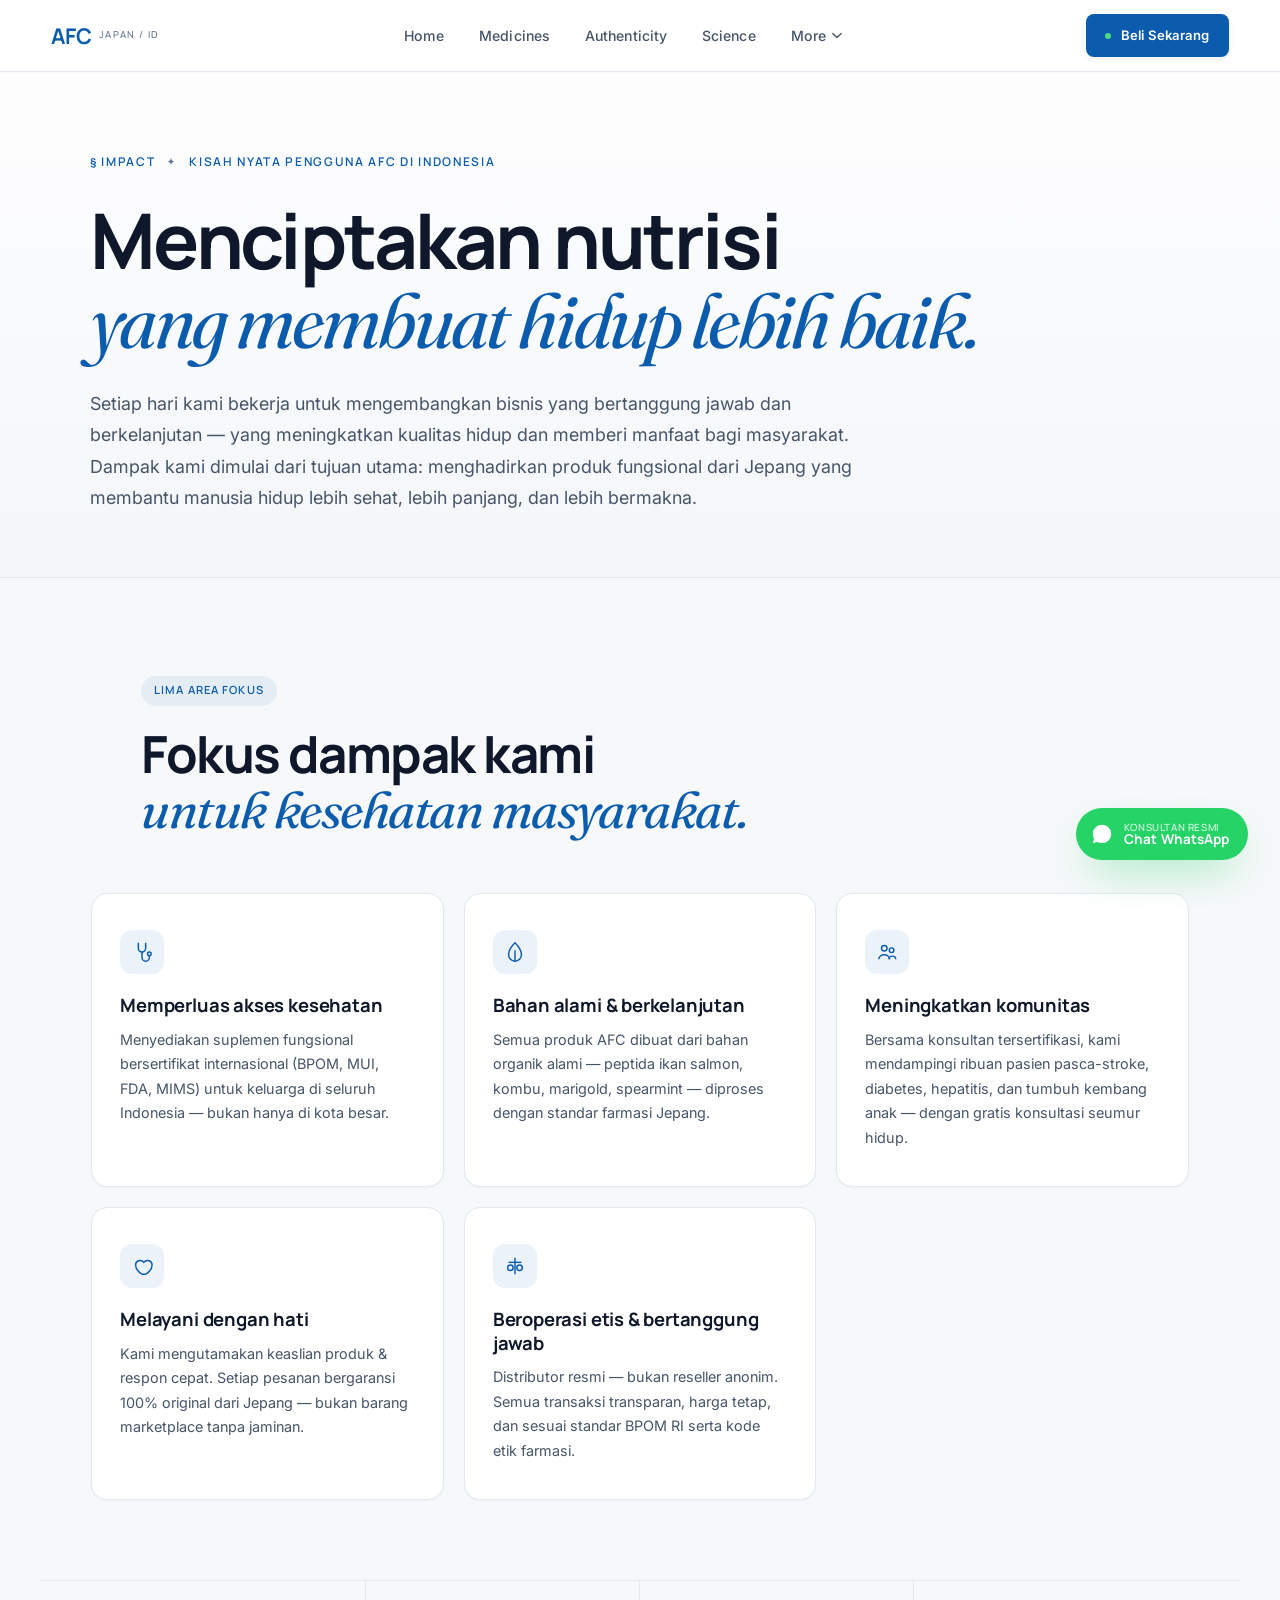
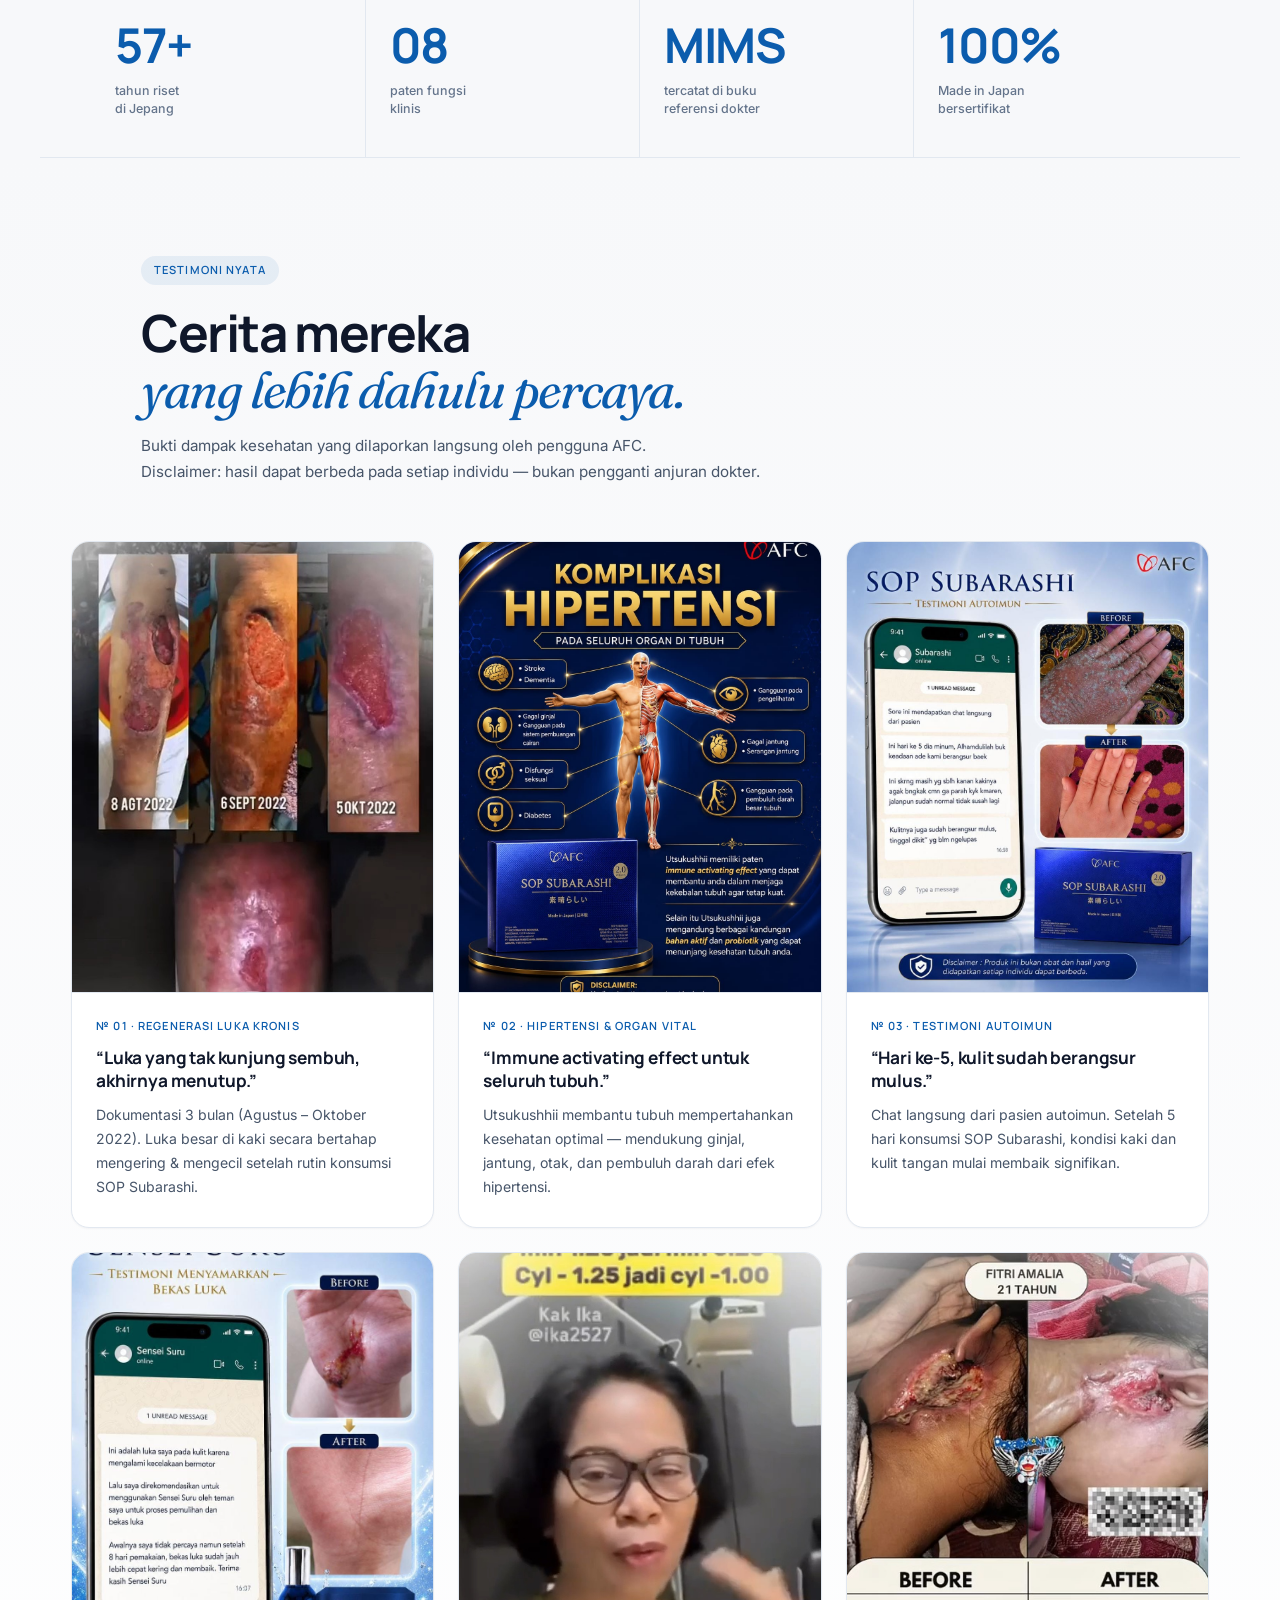
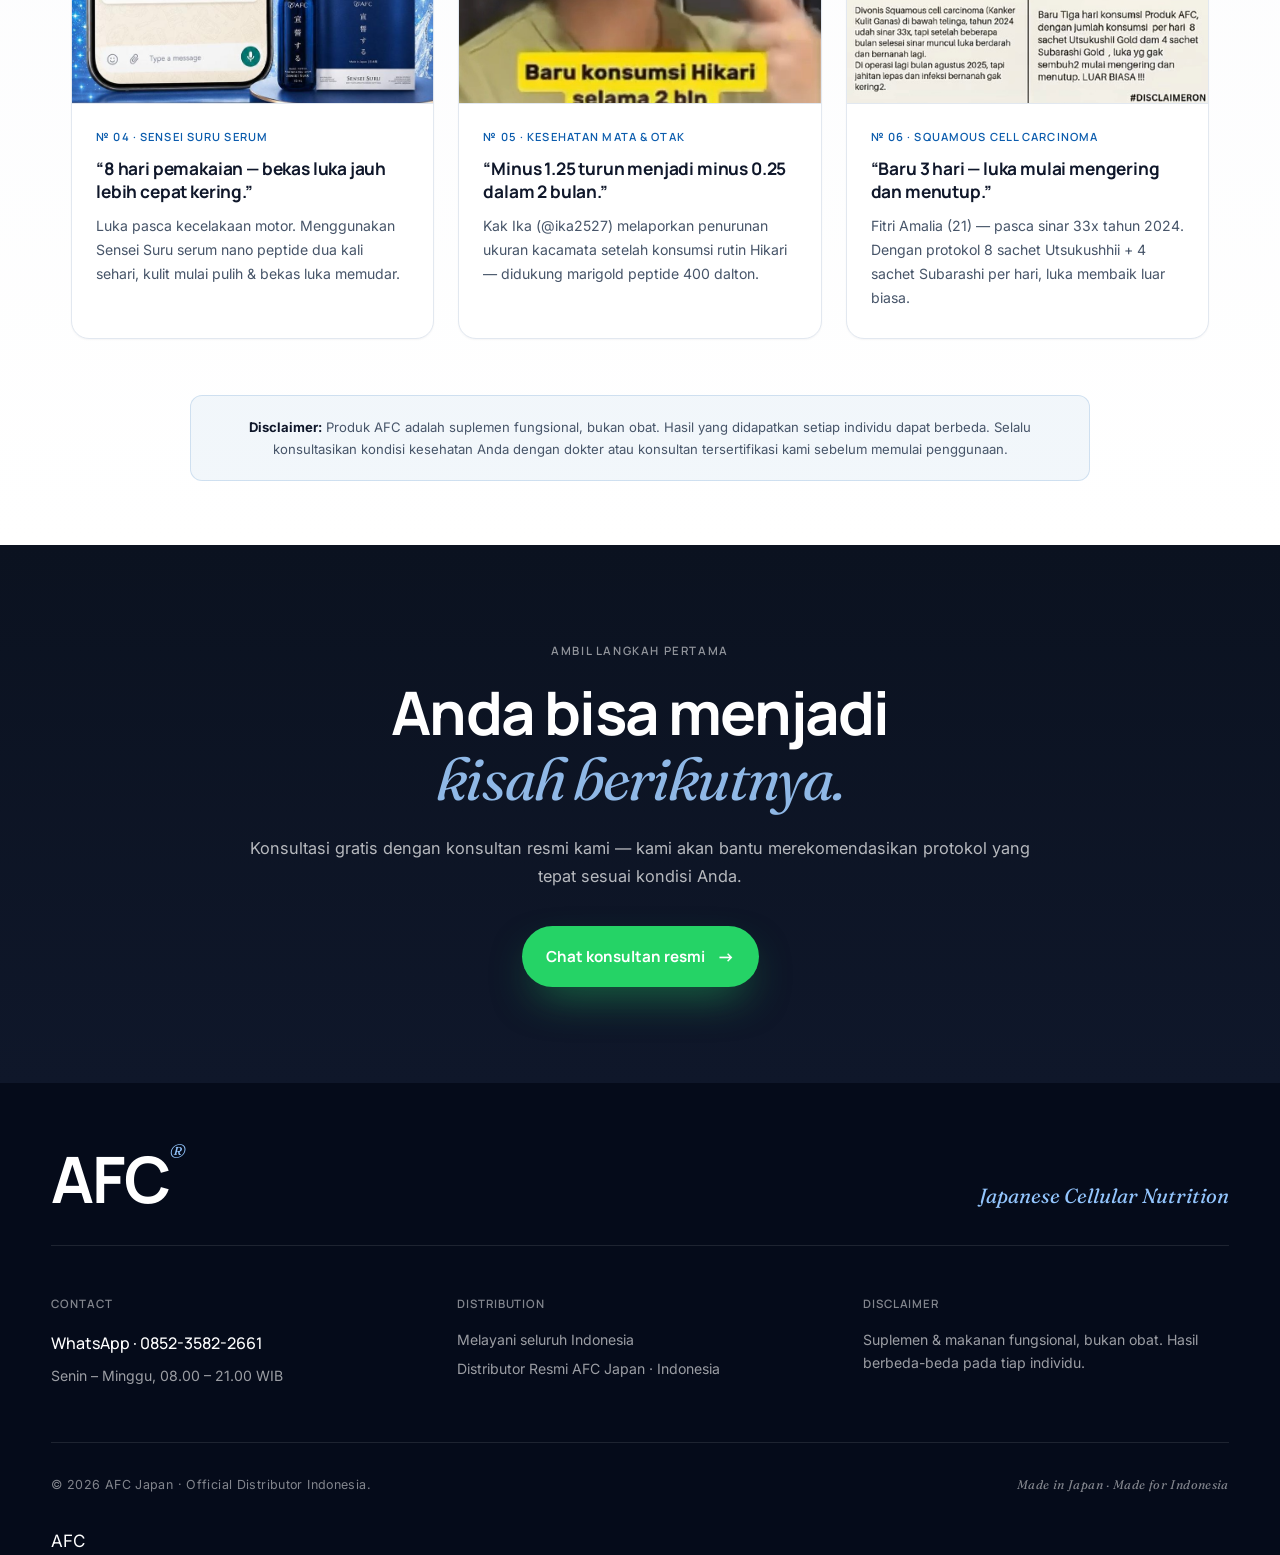
<file: impact.html>
<!DOCTYPE html>
<html lang="id">
<head>
<meta charset="UTF-8" />
<meta name="viewport" content="width=device-width, initial-scale=1.0" />
<meta name="theme-color" content="#0a0a0a" />
<title>Our Impact — AFC Japan · Kisah Nyata Pengguna</title>
<meta name="description" content="Dampak nyata AFC Lifescience Japan di Indonesia — testimoni pengguna, misi kesehatan, dan komitmen kami terhadap kualitas & akses obat fungsional." />

<link rel="preconnect" href="https://fonts.googleapis.com">
<link rel="preconnect" href="https://fonts.gstatic.com" crossorigin>
<link href="https://fonts.googleapis.com/css2?family=Manrope:wght@400;500;600;700;800&family=Inter:wght@300;400;500;600;700&family=Fraunces:ital,opsz,wght@0,9..144,400;1,9..144,400&display=swap" rel="stylesheet">
<link rel="stylesheet" href="style.css">
<link rel="stylesheet" href="impact.css">
</head>
<body class="impact-page loaded">

<!-- PROGRESS -->
<div class="progress" id="progress"></div>

<!-- NAV -->
<header class="nav scrolled" id="nav">
  <div class="nav-inner">
    <a href="index.html" class="nav-mark">
      <span class="mark-a">A</span><span class="mark-f">F</span><span class="mark-c">C</span>
      <span class="mark-sub">Japan / ID</span>
    </a>
    <nav class="nav-links" id="navLinks">
      <a href="index.html" class="nav-link"><span>Home</span></a>
      <a href="index.html#products" class="nav-link"><span>Medicines</span></a>
      <a href="index.html#authenticity" class="nav-link"><span>Authenticity</span></a>
      <a href="index.html#patents" class="nav-link"><span>Science</span></a>
      <div class="nav-more" id="navMore">
        <button class="nav-more-btn nav-link" type="button" aria-haspopup="true" aria-expanded="false" aria-controls="navMoreMenu">
          <span>More</span>
          <svg class="nav-more-chev" viewBox="0 0 12 8" fill="none" aria-hidden="true"><path d="M1 1.5L6 6.5L11 1.5" stroke="currentColor" stroke-width="1.6" stroke-linecap="round" stroke-linejoin="round"/></svg>
        </button>
        <div class="nav-more-menu" id="navMoreMenu" role="menu">
          <a href="impact.html" role="menuitem" class="active">
            <span class="nm-title">Our Impact</span>
            <span class="nm-sub">Cerita nyata dari pengguna AFC</span>
            <span class="nm-arrow">→</span>
          </a>
          <a href="index.html#faq" role="menuitem">
            <span class="nm-title">Inquiry</span>
            <span class="nm-sub">Pertanyaan yang sering diajukan</span>
            <span class="nm-arrow">↓</span>
          </a>
          <a href="index.html#final-cta" role="menuitem">
            <span class="nm-title">Contact Us</span>
            <span class="nm-sub">Bicara dengan konsultan resmi</span>
            <span class="nm-arrow">↓</span>
          </a>
        </div>
      </div>
    </nav>
    <a href="https://wa.me/6285235822661" target="_blank" class="nav-cta">
      <span class="dot"></span>
      <span>Beli Sekarang</span>
    </a>
    <button class="nav-burger" id="navBurger" type="button" aria-label="Buka menu" aria-expanded="false" aria-controls="navLinks">
      <span></span><span></span><span></span>
    </button>
  </div>
</header>
<div class="nav-backdrop" id="navBackdrop"></div>

<!-- HERO -->
<section class="imp-hero">
  <div class="imp-hero-inner">
    <div class="imp-eyebrow">
      <span>§ Impact</span>
      <span class="dot-sep">✦</span>
      <span>Kisah nyata pengguna AFC di Indonesia</span>
    </div>
    <h1 class="imp-title">
      Menciptakan nutrisi <br>
      <span class="italic serif">yang membuat hidup lebih baik.</span>
    </h1>
    <p class="imp-lede">
      Setiap hari kami bekerja untuk mengembangkan bisnis yang bertanggung jawab dan berkelanjutan — yang meningkatkan kualitas hidup dan memberi manfaat bagi masyarakat. Dampak kami dimulai dari tujuan utama: menghadirkan produk fungsional dari Jepang yang membantu manusia hidup lebih sehat, lebih panjang, dan lebih bermakna.
    </p>
  </div>
</section>

<!-- IMPACT PILLARS -->
<section class="imp-pillars">
  <div class="imp-section-head">
    <span class="imp-tag">Lima Area Fokus</span>
    <h2 class="imp-h2">Fokus dampak kami<br><span class="italic serif">untuk kesehatan masyarakat.</span></h2>
  </div>
  <div class="imp-pillar-grid">
    <div class="pillar">
      <div class="pillar-icon">
        <svg viewBox="0 0 24 24" fill="none" stroke="currentColor" stroke-width="1.6"><path d="M8 2v6a4 4 0 108 0V2"/><path d="M12 12v6a4 4 0 004 4h0a4 4 0 004-4v-2"/><circle cx="20" cy="14" r="2"/></svg>
      </div>
      <h3>Memperluas akses kesehatan</h3>
      <p>Menyediakan suplemen fungsional bersertifikat internasional (BPOM, MUI, FDA, MIMS) untuk keluarga di seluruh Indonesia — bukan hanya di kota besar.</p>
    </div>
    <div class="pillar">
      <div class="pillar-icon">
        <svg viewBox="0 0 24 24" fill="none" stroke="currentColor" stroke-width="1.6"><path d="M12 2C7 7 5 11 5 15a7 7 0 0014 0c0-4-2-8-7-13z"/><path d="M12 22V10"/></svg>
      </div>
      <h3>Bahan alami & berkelanjutan</h3>
      <p>Semua produk AFC dibuat dari bahan organik alami — peptida ikan salmon, kombu, marigold, spearmint — diproses dengan standar farmasi Jepang.</p>
    </div>
    <div class="pillar">
      <div class="pillar-icon">
        <svg viewBox="0 0 24 24" fill="none" stroke="currentColor" stroke-width="1.6"><circle cx="9" cy="8" r="3"/><circle cx="17" cy="10" r="2.5"/><path d="M3 20c0-3 3-5 6-5s6 2 6 5"/><path d="M14 20c0-2 2-3.5 4-3.5s3.5 1.5 3.5 3.5"/></svg>
      </div>
      <h3>Meningkatkan komunitas</h3>
      <p>Bersama konsultan tersertifikasi, kami mendampingi ribuan pasien pasca-stroke, diabetes, hepatitis, dan tumbuh kembang anak — dengan gratis konsultasi seumur hidup.</p>
    </div>
    <div class="pillar">
      <div class="pillar-icon">
        <svg viewBox="0 0 24 24" fill="none" stroke="currentColor" stroke-width="1.6"><path d="M12 21s-7-4.5-7-10a5 5 0 019-3 5 5 0 019 3c0 5.5-7 10-7 10z"/></svg>
      </div>
      <h3>Melayani dengan hati</h3>
      <p>Kami mengutamakan keaslian produk & respon cepat. Setiap pesanan bergaransi 100% original dari Jepang — bukan barang marketplace tanpa jaminan.</p>
    </div>
    <div class="pillar">
      <div class="pillar-icon">
        <svg viewBox="0 0 24 24" fill="none" stroke="currentColor" stroke-width="1.6"><path d="M12 3v18"/><path d="M5 8h14"/><circle cx="7" cy="14" r="3"/><circle cx="17" cy="14" r="3"/></svg>
      </div>
      <h3>Beroperasi etis & bertanggung jawab</h3>
      <p>Distributor resmi — bukan reseller anonim. Semua transaksi transparan, harga tetap, dan sesuai standar BPOM RI serta kode etik farmasi.</p>
    </div>
  </div>
</section>

<!-- STATS BAR -->
<section class="imp-stats">
  <div class="imp-stat"><span class="n">57+</span><span class="l">tahun riset<br>di Jepang</span></div>
  <div class="imp-stat"><span class="n">08</span><span class="l">paten fungsi<br>klinis</span></div>
  <div class="imp-stat"><span class="n">MIMS</span><span class="l">tercatat di buku<br>referensi dokter</span></div>
  <div class="imp-stat"><span class="n">100%</span><span class="l">Made in Japan<br>bersertifikat</span></div>
</section>

<!-- TESTIMONIALS -->
<section class="imp-testi" id="testi">
  <div class="imp-section-head">
    <span class="imp-tag">Testimoni Nyata</span>
    <h2 class="imp-h2">Cerita mereka<br><span class="italic serif">yang lebih dahulu percaya.</span></h2>
    <p class="imp-sub">Bukti dampak kesehatan yang dilaporkan langsung oleh pengguna AFC. <br>Disclaimer: hasil dapat berbeda pada setiap individu — bukan pengganti anjuran dokter.</p>
  </div>

  <div class="testi-grid">
    <article class="testi-card">
      <div class="testi-img"><img src="images/testi-1.png" alt="Luka berangsur membaik selama 3 bulan pemakaian" loading="lazy"></div>
      <div class="testi-body">
        <div class="testi-kicker">№ 01 · Regenerasi Luka Kronis</div>
        <h3>“Luka yang tak kunjung sembuh, akhirnya menutup.”</h3>
        <p>Dokumentasi 3 bulan (Agustus – Oktober 2022). Luka besar di kaki secara bertahap mengering & mengecil setelah rutin konsumsi SOP Subarashi.</p>
      </div>
    </article>

    <article class="testi-card">
      <div class="testi-img"><img src="images/testi-2.png" alt="Komplikasi hipertensi pada organ tubuh" loading="lazy"></div>
      <div class="testi-body">
        <div class="testi-kicker">№ 02 · Hipertensi &amp; Organ Vital</div>
        <h3>“Immune activating effect untuk seluruh tubuh.”</h3>
        <p>Utsukushhii membantu tubuh mempertahankan kesehatan optimal — mendukung ginjal, jantung, otak, dan pembuluh darah dari efek hipertensi.</p>
      </div>
    </article>

    <article class="testi-card">
      <div class="testi-img"><img src="images/testi-3.png" alt="Testimoni autoimun pengguna SOP Subarashi" loading="lazy"></div>
      <div class="testi-body">
        <div class="testi-kicker">№ 03 · Testimoni Autoimun</div>
        <h3>“Hari ke-5, kulit sudah berangsur mulus.”</h3>
        <p>Chat langsung dari pasien autoimun. Setelah 5 hari konsumsi SOP Subarashi, kondisi kaki dan kulit tangan mulai membaik signifikan.</p>
      </div>
    </article>

    <article class="testi-card">
      <div class="testi-img"><img src="images/testi-4.png" alt="Sensei Suru menyamarkan bekas luka" loading="lazy"></div>
      <div class="testi-body">
        <div class="testi-kicker">№ 04 · Sensei Suru Serum</div>
        <h3>“8 hari pemakaian — bekas luka jauh lebih cepat kering.”</h3>
        <p>Luka pasca kecelakaan motor. Menggunakan Sensei Suru serum nano peptide dua kali sehari, kulit mulai pulih & bekas luka memudar.</p>
      </div>
    </article>

    <article class="testi-card">
      <div class="testi-img"><img src="images/testi-5.png" alt="Ukuran kacamata turun setelah 2 bulan Hikari" loading="lazy"></div>
      <div class="testi-body">
        <div class="testi-kicker">№ 05 · Kesehatan Mata &amp; Otak</div>
        <h3>“Minus 1.25 turun menjadi minus 0.25 dalam 2 bulan.”</h3>
        <p>Kak Ika (@ika2527) melaporkan penurunan ukuran kacamata setelah konsumsi rutin Hikari — didukung marigold peptide 400 dalton.</p>
      </div>
    </article>

    <article class="testi-card">
      <div class="testi-img"><img src="images/testi-6.png" alt="Fitri Amalia — pemulihan pasca kanker kulit ganas" loading="lazy"></div>
      <div class="testi-body">
        <div class="testi-kicker">№ 06 · Squamous Cell Carcinoma</div>
        <h3>“Baru 3 hari — luka mulai mengering dan menutup.”</h3>
        <p>Fitri Amalia (21) — pasca sinar 33x tahun 2024. Dengan protokol 8 sachet Utsukushhii + 4 sachet Subarashi per hari, luka membaik luar biasa.</p>
      </div>
    </article>
  </div>

  <p class="testi-disclaim">
    <strong>Disclaimer:</strong> Produk AFC adalah suplemen fungsional, bukan obat. Hasil yang didapatkan setiap individu dapat berbeda. Selalu konsultasikan kondisi kesehatan Anda dengan dokter atau konsultan tersertifikasi kami sebelum memulai penggunaan.
  </p>
</section>

<!-- CLOSING CTA -->
<section class="imp-close">
  <div class="imp-close-inner">
    <div class="imp-close-eyebrow">Ambil langkah pertama</div>
    <h2 class="imp-close-title">
      Anda bisa menjadi<br><span class="italic serif">kisah berikutnya.</span>
    </h2>
    <p>Konsultasi gratis dengan konsultan resmi kami — kami akan bantu merekomendasikan protokol yang tepat sesuai kondisi Anda.</p>
    <a href="https://wa.me/6285235822661?text=Halo%2C%20saya%20ingin%20konsultasi%20mengenai%20produk%20AFC%20setelah%20membaca%20halaman%20Impact." target="_blank" class="imp-close-cta">
      <span>Chat konsultan resmi</span>
      <span class="arrow">→</span>
    </a>
  </div>
</section>

<!-- FOOTER -->
<footer class="footer">
  <div class="foot-top">
    <div class="foot-mark">AFC<sup>®</sup></div>
    <div class="foot-tag serif italic">Japanese Cellular Nutrition</div>
  </div>
  <div class="foot-grid">
    <div>
      <div class="foot-h">Contact</div>
      <a href="https://wa.me/6285235822661" class="foot-link">WhatsApp · 0852-3582-2661</a>
      <div class="foot-sub">Senin – Minggu, 08.00 – 21.00 WIB</div>
    </div>
    <div>
      <div class="foot-h">Distribution</div>
      <div class="foot-sub">Melayani seluruh Indonesia</div>
      <div class="foot-sub">Distributor Resmi AFC Japan · Indonesia</div>
    </div>
    <div>
      <div class="foot-h">Disclaimer</div>
      <div class="foot-sub">Suplemen &amp; makanan fungsional, bukan obat. Hasil berbeda-beda pada tiap individu.</div>
    </div>
  </div>
  <div class="foot-bar">
    <div>© 2026 AFC Japan · Official Distributor Indonesia.</div>
    <div class="serif italic">Made in Japan · Made for Indonesia</div>
  </div>
  <div class="foot-huge">AFC</div>
</footer>

<!-- WA STICKY -->
<a href="https://wa.me/6285235822661?text=Halo%2C%20saya%20ingin%20info%20produk%20AFC%20asli." target="_blank" class="wa-sticky" aria-label="Chat konsultan resmi AFC via WhatsApp">
  <svg viewBox="0 0 24 24" fill="currentColor" class="wa-icon"><path d="M17.472 14.382c-.297-.149-1.758-.867-2.03-.967-.273-.099-.471-.148-.67.15-.197.297-.767.966-.94 1.164-.173.199-.347.223-.644.075-.297-.15-1.255-.463-2.39-1.475-.883-.788-1.48-1.761-1.653-2.059-.173-.297-.018-.458.13-.606.134-.133.298-.347.446-.52.149-.174.198-.298.298-.497.099-.198.05-.371-.025-.52-.075-.149-.669-1.612-.916-2.207-.242-.579-.487-.5-.669-.51-.173-.008-.371-.01-.57-.01-.198 0-.52.074-.792.372-.272.297-1.04 1.016-1.04 2.479 0 1.462 1.065 2.875 1.213 3.074.149.198 2.095 3.2 5.076 4.487.709.306 1.263.489 1.694.626.712.226 1.36.194 1.872.118.571-.085 1.758-.719 2.006-1.413.248-.694.248-1.289.173-1.413-.074-.124-.272-.198-.57-.347zM12 2.003C6.486 2.003 2 6.489 2 12.003c0 1.762.462 3.484 1.34 4.997L2 22.003l5.11-1.336a9.94 9.94 0 004.89 1.24h.004c5.514 0 10-4.486 10-10s-4.486-10-10-10z"/></svg>
  <span class="wa-label"><small>Konsultan Resmi</small><span>Chat WhatsApp</span></span>
</a>

<script>
// Progress bar
const progressBar = document.getElementById('progress');
window.addEventListener('scroll', () => {
  const h = document.documentElement;
  const pct = (window.scrollY / (h.scrollHeight - h.clientHeight)) * 100;
  if (progressBar) progressBar.style.width = pct + '%';
}, {passive:true});

// Scroll reveal
const io = new IntersectionObserver((entries) => {
  entries.forEach(e => { if (e.isIntersecting){ e.target.classList.add('in'); io.unobserve(e.target);} });
}, { threshold: 0.15, rootMargin: '0px 0px -60px 0px' });
document.querySelectorAll('.testi-card, .pillar, .imp-stat, .imp-title, .imp-h2, .imp-close-title').forEach(el => io.observe(el));

// Nav: More dropdown + Mobile menu
(() => {
  const moreEl = document.getElementById('navMore');
  const moreBtn = moreEl && moreEl.querySelector('.nav-more-btn');
  const navLinks = document.getElementById('navLinks');
  const burger = document.getElementById('navBurger');
  const backdrop = document.getElementById('navBackdrop');

  const closeMore = () => { if (!moreEl) return; moreEl.classList.remove('open'); if (moreBtn) moreBtn.setAttribute('aria-expanded','false'); };
  const openMore  = () => { if (!moreEl) return; moreEl.classList.add('open');    if (moreBtn) moreBtn.setAttribute('aria-expanded','true');  };
  const closeMobile = () => {
    if (navLinks) navLinks.classList.remove('open');
    if (burger) { burger.classList.remove('open'); burger.setAttribute('aria-expanded','false'); }
    if (backdrop) backdrop.classList.remove('open');
    document.body.style.overflow = '';
    closeMore();
  };
  const openMobile = () => {
    if (navLinks) navLinks.classList.add('open');
    if (burger) { burger.classList.add('open'); burger.setAttribute('aria-expanded','true'); }
    if (backdrop) backdrop.classList.add('open');
    document.body.style.overflow = 'hidden';
  };

  if (moreBtn) moreBtn.addEventListener('click', (e) => {
    e.preventDefault(); e.stopPropagation();
    moreEl.classList.contains('open') ? closeMore() : openMore();
  });
  document.addEventListener('click', (e) => { if (moreEl && !moreEl.contains(e.target)) closeMore(); });
  document.addEventListener('keydown', (e) => { if (e.key === 'Escape') { closeMore(); closeMobile(); } });
  if (burger) burger.addEventListener('click', () => { navLinks.classList.contains('open') ? closeMobile() : openMobile(); });
  if (backdrop) backdrop.addEventListener('click', closeMobile);
  document.querySelectorAll('.nav-links a').forEach(a => a.addEventListener('click', () => setTimeout(closeMobile, 20)));
  window.addEventListener('resize', () => { if (window.innerWidth > 900) closeMobile(); });
})();
</script>
</body>
</html>
</file>
<file: style.css>
/* =========================================================
   AFC — Clinical Premium Experience
   Inspired by Apple Health · Abbott · Roche · Pfizer
   ========================================================= */

:root{
  /* neutral clinical palette */
  --paper:#f7f8fa;
  --paper-2:#eef1f5;
  --white:#ffffff;
  --ink:#0f172a;
  --ink-2:#1e293b;
  --slate:#475569;
  --slate-2:#64748b;
  --mute:#94a3b8;
  --line:#e2e8f0;
  --line-2:#cbd5e1;

  /* trust accent */
  --brand:#0b5cad;
  --brand-2:#0a4d92;
  --brand-soft:#eaf2fb;
  --teal:#0f766e;
  --teal-soft:#e6f4f2;
  --gold:#b48633;
  --gold-soft:#f5efe0;
  --green:#16a34a;
  --red:#dc2626;

  --nav-h:72px;
  --edge:clamp(1.5rem, 4vw, 3.5rem);

  --font-display:'Manrope',-apple-system,BlinkMacSystemFont,'Segoe UI',sans-serif;
  --font-body:'Inter','Source Sans 3',-apple-system,BlinkMacSystemFont,sans-serif;
  --font-serif:'Fraunces',Georgia,serif;

  --ease:cubic-bezier(.4,0,.2,1);
  --ease-out:cubic-bezier(.22,1,.36,1);
  --dur-fast:.4s;
  --dur:.7s;
  --dur-slow:1.1s;

  /* shadows */
  --shadow-xs:0 1px 2px rgba(15,23,42,.04);
  --shadow-sm:0 2px 8px rgba(15,23,42,.05);
  --shadow-md:0 8px 24px rgba(15,23,42,.06);
  --shadow-lg:0 20px 48px rgba(15,23,42,.08);
  --shadow-xl:0 32px 80px rgba(15,23,42,.09);
}

*,*::before,*::after{box-sizing:border-box;margin:0;padding:0}
html{-webkit-text-size-adjust:100%}
.lenis.lenis-smooth [data-lenis-prevent]{overscroll-behavior:contain}

body{
  font-family:var(--font-body);
  font-weight:400;
  font-size:17px;
  line-height:1.65;
  color:var(--ink);
  background:var(--paper);
  overflow-x:hidden;
  -webkit-font-smoothing:antialiased;
  text-rendering:optimizeLegibility;
  cursor:none;
}
@media (max-width:900px){body{cursor:auto;font-size:16px}}

img{display:block;max-width:100%;height:auto}
a{color:inherit;text-decoration:none}
button{font:inherit;background:none;border:0;color:inherit;cursor:pointer}
::selection{background:var(--brand);color:white}

.serif{font-family:var(--font-serif);font-weight:400}
.italic{font-style:italic}

/* ---------------------------------------
   LOADER (calmer)
--------------------------------------- */
.loader{
  position:fixed;inset:0;z-index:1000;
  background:var(--white);color:var(--ink);
  display:flex;align-items:center;justify-content:center;
  transition:opacity 1s var(--ease),visibility 1s var(--ease);
}
.loader.done{opacity:0;visibility:hidden;pointer-events:none}
.loader-inner{
  width:min(480px,80vw);
  padding:0 var(--edge);text-align:center;
}
.loader-mark{
  font-family:var(--font-display);
  font-weight:700;font-size:clamp(2.5rem,7vw,4rem);
  letter-spacing:-.03em;line-height:1;color:var(--brand);
  overflow:hidden;
}
.loader-mark span{display:inline-block;transform:translateY(120%);animation:loadUp 1.1s .1s var(--ease-out) forwards}
.loader-bar{
  margin-top:2.5rem;height:2px;background:var(--line);position:relative;overflow:hidden;border-radius:2px;
}
.loader-bar span{
  position:absolute;inset:0;transform-origin:left;transform:scaleX(0);
  background:var(--brand);border-radius:2px;
  animation:loadBar 2.2s .3s var(--ease-out) forwards;
}
.loader-meta{
  margin-top:1.2rem;
  display:flex;justify-content:space-between;
  font-size:.72rem;letter-spacing:.12em;text-transform:uppercase;color:var(--slate-2);font-weight:500;
}
@keyframes loadUp{to{transform:translateY(0)}}
@keyframes loadBar{to{transform:scaleX(1)}}

/* ---------------------------------------
   CURSOR (softer)
--------------------------------------- */
.cursor{
  position:fixed;top:0;left:0;width:30px;height:30px;
  border:1.5px solid var(--brand);border-radius:50%;
  pointer-events:none;z-index:9999;
  transform:translate(-50%,-50%);
  transition:width var(--dur) var(--ease-out),height var(--dur) var(--ease-out),
             border-color var(--dur) ease,background var(--dur) ease,opacity var(--dur) ease;
  opacity:.5;
}
.cursor-dot{
  position:fixed;top:0;left:0;width:4px;height:4px;background:var(--brand);border-radius:50%;
  pointer-events:none;z-index:9999;transform:translate(-50%,-50%);
}
.cursor.hover{width:56px;height:56px;background:rgba(11,92,173,.08);opacity:1}
@media (max-width:900px){.cursor,.cursor-dot{display:none}}

/* ---------------------------------------
   PROGRESS
--------------------------------------- */
.progress{
  position:fixed;top:0;left:0;height:2px;width:0;background:var(--brand);z-index:9998;
  transition:width .1s linear;
}

/* ---------------------------------------
   NAV
--------------------------------------- */
.nav{
  position:fixed;top:0;left:0;right:0;z-index:100;
  height:var(--nav-h);
  padding:0 var(--edge);
  display:flex;align-items:center;
  transition:background var(--dur) var(--ease),border-color var(--dur) ease,box-shadow var(--dur) ease;
  border-bottom:1px solid transparent;
}
.nav.scrolled{
  background:rgba(255,255,255,.9);backdrop-filter:blur(18px) saturate(180%);-webkit-backdrop-filter:blur(18px) saturate(180%);
  border-bottom-color:var(--line);
  box-shadow:var(--shadow-xs);
}
.nav-inner{width:100%;display:flex;align-items:center;justify-content:space-between;gap:2rem}
.nav-mark{
  font-family:var(--font-display);font-weight:700;font-size:1.35rem;letter-spacing:-.02em;
  display:inline-flex;align-items:baseline;gap:.02em;line-height:1;color:var(--ink);
}
.nav-mark .mark-a,.nav-mark .mark-f,.nav-mark .mark-c{color:var(--brand)}
.mark-sub{
  margin-left:.7em;font-size:.6rem;font-weight:500;letter-spacing:.14em;
  text-transform:uppercase;color:var(--slate-2);position:relative;top:-.6em;
}
.nav-links{display:flex;align-items:center;gap:2rem}
.nav-link{
  position:relative;display:inline-flex;align-items:center;gap:.35rem;
  font-family:var(--font-body);font-size:.88rem;font-weight:500;letter-spacing:.005em;
  color:var(--slate);padding:.6rem .1rem;
  background:none;border:0;cursor:pointer;text-decoration:none;
  transition:color .18s ease;
}
.nav-link:hover{color:var(--ink)}
.nav-link::after{
  content:"";position:absolute;left:0;right:0;bottom:.35rem;height:1.5px;
  background:var(--brand);transform:scaleX(0);transform-origin:left center;
  transition:transform .28s var(--ease-out);
}
.nav-link:hover::after{transform:scaleX(1)}

/* More dropdown — click-only, accessible */
.nav-more{position:relative}
.nav-more-chev{
  width:10px;height:7px;color:currentColor;
  transition:transform .25s var(--ease-out);
}
.nav-more[aria-expanded="true"] .nav-more-chev,
.nav-more.open .nav-more-chev{transform:rotate(180deg)}
.nav-more-menu{
  position:absolute;top:calc(100% + 10px);right:0;
  min-width:300px;padding:.5rem;
  background:var(--white);border:1px solid var(--line);border-radius:14px;
  box-shadow:0 22px 50px -18px rgba(15,23,42,.22),0 8px 20px -10px rgba(15,23,42,.08);
  opacity:0;visibility:hidden;pointer-events:none;transform:translateY(-4px);
  transition:opacity .2s ease,transform .2s var(--ease-out),visibility .2s ease;
  z-index:110;
}
.nav-more.open .nav-more-menu{opacity:1;visibility:visible;pointer-events:auto;transform:translateY(0)}
.nav-more-menu a{
  display:grid;grid-template-columns:1fr auto;grid-template-rows:auto auto;
  align-items:center;column-gap:1rem;row-gap:.15rem;
  padding:.85rem 1rem;border-radius:10px;
  color:var(--ink);text-decoration:none;
  transition:background .15s ease;
}
.nav-more-menu a::after{display:none}
.nav-more-menu a:hover{background:var(--paper-2)}
.nav-more-menu .nm-title{
  grid-column:1;grid-row:1;font-family:var(--font-display);font-weight:700;
  font-size:.9rem;letter-spacing:-.005em;color:var(--ink);
}
.nav-more-menu .nm-sub{
  grid-column:1;grid-row:2;font-size:.72rem;color:var(--slate-2);font-weight:400;line-height:1.4;
}
.nav-more-menu .nm-arrow{
  grid-column:2;grid-row:1/3;font-family:var(--font-display);font-weight:600;
  color:var(--brand);font-size:1rem;
}

/* Mobile burger */
.nav-burger{
  display:none;background:none;border:0;cursor:pointer;
  width:40px;height:40px;padding:0;
  align-items:center;justify-content:center;flex-direction:column;gap:5px;
  border-radius:8px;transition:background .18s ease;
}
.nav-burger span{
  display:block;width:20px;height:1.7px;background:var(--ink);border-radius:2px;
  transition:transform .28s var(--ease-out),opacity .2s ease;
}
.nav-burger:hover{background:var(--paper-2)}
.nav-burger.open span:nth-child(1){transform:translateY(6.7px) rotate(45deg)}
.nav-burger.open span:nth-child(2){opacity:0}
.nav-burger.open span:nth-child(3){transform:translateY(-6.7px) rotate(-45deg)}

.nav-backdrop{
  position:fixed;inset:0;background:rgba(15,23,42,.4);z-index:95;
  opacity:0;visibility:hidden;transition:opacity .28s ease,visibility .28s ease;
}
.nav-backdrop.open{opacity:1;visibility:visible}

@media (max-width:900px){
  .nav-burger{display:inline-flex}
  .nav-cta{display:none}
  .nav-links{
    position:fixed;top:var(--nav-h);left:0;right:0;
    flex-direction:column;align-items:stretch;gap:0;
    background:var(--white);border-top:1px solid var(--line);
    padding:.5rem .75rem 1.5rem;
    max-height:calc(100vh - var(--nav-h));overflow-y:auto;
    transform:translateY(-8px);opacity:0;visibility:hidden;pointer-events:none;
    transition:opacity .25s ease,transform .25s var(--ease-out),visibility .25s ease;
    z-index:99;box-shadow:0 20px 40px -20px rgba(15,23,42,.2);
  }
  .nav-links.open{transform:translateY(0);opacity:1;visibility:visible;pointer-events:auto}
  .nav-links .nav-link{
    justify-content:space-between;width:100%;
    padding:1rem .5rem;font-size:1rem;font-weight:600;color:var(--ink);
    border-bottom:1px solid var(--line);
  }
  .nav-links .nav-link::after{display:none}
  .nav-links .nav-link:last-of-type{border-bottom:0}
  .nav-more{width:100%}
  .nav-more-btn{width:100%;padding:1rem .5rem;font-size:1rem;font-weight:600;color:var(--ink);justify-content:space-between;border-bottom:1px solid var(--line)}
  .nav-more-menu{
    position:static;opacity:1;visibility:visible;pointer-events:auto;transform:none;
    min-width:0;box-shadow:none;border:0;padding:.25rem 0 .5rem;
    background:transparent;
    max-height:0;overflow:hidden;
    transition:max-height .3s var(--ease-out);
  }
  .nav-more.open .nav-more-menu{max-height:400px}
  .nav-more.open .nav-more-btn{border-bottom-color:transparent}
  .nav-more-menu a{padding:.7rem .75rem}
}

.nav-cta{
  display:inline-flex;align-items:center;gap:.6rem;
  padding:.65rem 1.2rem;background:var(--brand);color:white;border-radius:8px;
  font-size:.82rem;letter-spacing:.01em;font-weight:600;
  transition:background var(--dur-fast) var(--ease),transform var(--dur-fast) var(--ease-out),box-shadow var(--dur-fast) ease;
  box-shadow:var(--shadow-sm);
}
.nav-cta:hover{background:var(--brand-2);box-shadow:var(--shadow-md)}
.nav-cta .dot{width:6px;height:6px;background:#4ade80;border-radius:50%;box-shadow:0 0 0 0 rgba(74,222,128,.6);animation:blink 2.2s infinite}
@keyframes blink{50%{box-shadow:0 0 0 6px rgba(74,222,128,0)}}

/* ---------------------------------------
   HERO
--------------------------------------- */
.hero{
  min-height:100vh;
  padding:calc(var(--nav-h) + 3.5rem) var(--edge) 4rem;
  position:relative;
  background:linear-gradient(180deg,var(--white) 0%,var(--paper) 100%);
}
.hero-grid{
  display:grid;
  grid-template-columns:1.15fr 1fr;
  gap:0;
  position:relative;
  border-top:1px solid var(--line);
}
.hero-meta{
  grid-column:1/-1;
  display:flex;justify-content:space-between;
  padding:1.1rem 0;
  border-bottom:1px solid var(--line);
  font-size:.75rem;letter-spacing:.06em;color:var(--slate-2);font-weight:500;
}
.meta-block{display:flex;gap:2rem;align-items:center}
.meta-label{font-family:var(--font-display);font-weight:500}
.dot-live{
  display:inline-block;width:6px;height:6px;background:#4ade80;border-radius:50%;
  animation:pulseLive 2.2s ease-in-out infinite;
}
@keyframes pulseLive{50%{transform:scale(1.4);opacity:.7}}
.meta-blink{color:var(--slate)}

.hero-title{
  grid-column:1/-1;
  font-family:var(--font-display);
  font-weight:700;
  font-size:clamp(2.75rem,9vw,7.5rem);
  line-height:1.02;
  letter-spacing:-.035em;
  padding:3rem 0 1.5rem;
  color:var(--ink);
  max-width:16ch;
}
.hero-title .line{display:block;overflow:hidden}
.hero-title .line .w{
  display:inline-block;
  transform:translateY(105%);
  will-change:transform;
}
.hero-title .italic{
  font-family:var(--font-serif);
  font-style:italic;
  font-weight:400;
  color:var(--brand);
  letter-spacing:-.02em;
}

.hero-lede{
  grid-column:1/2;
  padding:2rem 4rem 2rem 0;
  border-top:1px solid var(--line);
  max-width:42rem;
}
.hero-lede p{font-size:1.18rem;line-height:1.65;color:var(--slate);margin-bottom:1rem;font-weight:400}
.hero-lede p:last-child{margin-bottom:0}
.lede-small{font-size:1rem!important;color:var(--slate-2)!important}

.hero-cta{
  grid-column:1/2;
  display:flex;flex-wrap:wrap;gap:.9rem;
  padding:2rem 0 3rem;
}
.btn{
  display:inline-flex;align-items:center;gap:.65rem;
  padding:1rem 1.6rem;border-radius:10px;
  font-size:.9rem;letter-spacing:.005em;font-weight:600;
  border:1px solid transparent;
  position:relative;overflow:hidden;
  transition:all var(--dur-fast) var(--ease-out);
  box-shadow:var(--shadow-xs);
}
.btn-primary{background:var(--brand);color:white}
.btn-primary:hover{background:var(--brand-2);box-shadow:var(--shadow-md);transform:translateY(-1px)}
.btn-ghost{background:white;border-color:var(--line-2);color:var(--ink)}
.btn-ghost:hover{border-color:var(--brand);color:var(--brand);box-shadow:var(--shadow-sm);transform:translateY(-1px)}
.btn-icon{transition:transform var(--dur) var(--ease-out);font-size:1.1em}
.btn:hover .btn-icon{transform:translateX(4px)}
.btn-ghost:hover .btn-icon{transform:translateY(4px)}

.hero-visual{
  grid-column:2/3;grid-row:3/6;
  position:relative;
  padding:2rem 0 3rem 3rem;
  border-left:1px solid var(--line);
  border-top:1px solid var(--line);
}
.visual-frame{
  position:relative;
  aspect-ratio:4/5;
  overflow:hidden;
  background:linear-gradient(180deg,#ffffff 0%,#eef1f6 100%);
  border-radius:16px;
  box-shadow:var(--shadow-lg);
  will-change:transform;
  padding:2.5rem 2rem 3.25rem;
  display:flex;align-items:center;justify-content:center;
}
.visual-img{
  width:100%;height:100%;object-fit:contain;
  transform:scale(1);
  filter:drop-shadow(0 22px 36px rgba(15,23,42,.16));
}
.visual-caption{
  position:absolute;bottom:.8rem;left:.8rem;right:.8rem;
  padding:.7rem 1rem;
  background:rgba(255,255,255,.94);backdrop-filter:blur(10px);-webkit-backdrop-filter:blur(10px);
  border-radius:8px;
  font-size:.72rem;letter-spacing:.05em;color:var(--slate);font-weight:500;
  display:flex;justify-content:space-between;
  box-shadow:var(--shadow-xs);
}
.visual-mini{
  position:absolute;
  top:9rem;left:0;
  width:34%;aspect-ratio:3/4;
  overflow:hidden;
  border:6px solid var(--white);border-radius:12px;
  box-shadow:var(--shadow-xl);
  transform:translateX(-20%);
  will-change:transform;
  background:linear-gradient(180deg,#ffffff 0%,#f0f2f7 100%);
  padding:1rem .8rem;
  display:flex;align-items:center;justify-content:center;
}
.visual-mini img{width:100%;height:100%;object-fit:contain;filter:drop-shadow(0 12px 20px rgba(15,23,42,.14))}
.visual-badge{
  position:absolute;top:1rem;right:1rem;
  padding:.75rem 1rem;
  background:var(--white);color:var(--ink);
  font-family:var(--font-display);font-size:.68rem;font-weight:600;
  letter-spacing:.1em;text-transform:uppercase;
  display:flex;flex-direction:column;align-items:center;gap:.15rem;
  border-radius:10px;border:1px solid var(--line);
  box-shadow:var(--shadow-md);
}
.visual-badge .serif{font-size:1rem;letter-spacing:0;text-transform:none;font-weight:400;color:var(--brand)}

.hero-stats{
  grid-column:1/-1;
  display:grid;grid-template-columns:repeat(4,1fr);gap:0;
  border-top:1px solid var(--line);
  border-bottom:1px solid var(--line);
  margin-top:1.5rem;
}
.stat{
  padding:2rem 1.5rem;
  border-right:1px solid var(--line);
  position:relative;
}
.stat:last-child{border-right:0}
.stat-num{
  font-family:var(--font-display);
  font-size:clamp(2rem,4vw,3rem);
  font-weight:700;letter-spacing:-.03em;line-height:1;
  color:var(--brand);
}
.stat-num span{font-size:.5em;vertical-align:top;margin-left:.1em}
.stat-num.serif{font-family:var(--font-serif);font-weight:400}
.stat-label{
  margin-top:.65rem;
  font-size:.78rem;letter-spacing:.02em;color:var(--slate-2);font-weight:500;line-height:1.4;
}

.hero-scroll{
  position:absolute;bottom:1.5rem;left:var(--edge);
  display:flex;align-items:center;gap:.75rem;
  font-size:.72rem;letter-spacing:.12em;text-transform:uppercase;
  color:var(--slate-2);font-weight:500;
}
.scroll-line{
  width:36px;height:1px;background:var(--line-2);position:relative;overflow:hidden;
}
.scroll-line::after{
  content:"";position:absolute;inset:0;background:var(--brand);
  animation:scrollLine 3.2s ease-in-out infinite;
}
@keyframes scrollLine{0%{transform:translateX(-100%)}50%{transform:translateX(0)}100%{transform:translateX(100%)}}

@media (max-width:900px){
  .hero-grid{grid-template-columns:1fr}
  .hero-title{max-width:100%}
  .hero-lede,.hero-cta{grid-column:1/-1;padding-right:0}
  .hero-visual{grid-column:1/-1;grid-row:auto;padding:2rem 0 0;border-left:0}
  .hero-stats{grid-template-columns:repeat(2,1fr)}
  .stat{border-right:0;border-bottom:1px solid var(--line)}
  .stat:nth-child(odd){border-right:1px solid var(--line)}
  .stat:nth-last-child(-n+2){border-bottom:0}
  .visual-mini{width:38%;top:auto;bottom:8%;left:-3%}
  .hero-scroll{display:none}
}

/* ---------------------------------------
   CERT MARQUEE
--------------------------------------- */
.marquee{
  background:var(--white);color:var(--slate);
  padding:1.75rem 0;overflow:hidden;
  border-top:1px solid var(--line);
  border-bottom:1px solid var(--line);
}
.marquee-track{
  display:inline-flex;align-items:center;gap:3.5rem;
  white-space:nowrap;
  font-family:var(--font-display);font-size:clamp(1rem,1.6vw,1.35rem);font-weight:500;
  letter-spacing:.01em;
  animation:marqueeScroll 55s linear infinite;
}
.dot-sep{color:var(--brand);font-size:.6em}
@keyframes marqueeScroll{to{transform:translateX(-50%)}}

/* ---------------------------------------
   SECTION HEAD
--------------------------------------- */
.section-head{
  display:flex;justify-content:space-between;align-items:center;
  padding:2rem 0 1.25rem;
  border-bottom:1px solid var(--line);
  font-family:var(--font-display);font-size:.78rem;font-weight:600;
  letter-spacing:.08em;text-transform:uppercase;
  color:var(--slate-2);
}
.section-num{color:var(--brand)}
.section-head-light{color:rgba(255,255,255,.6);border-bottom-color:rgba(255,255,255,.15)}
.section-head-light .section-num{color:#93c5fd}

/* ---------------------------------------
   MANIFESTO
--------------------------------------- */
.manifesto{
  padding:7rem var(--edge) 7rem;
  background:var(--white);
  border-top:1px solid var(--line);
}
.mani-grid{
  display:grid;grid-template-columns:1fr 1fr;gap:5rem;
  padding:3.5rem 0 5rem;align-items:end;
}
.chapter{
  font-family:var(--font-display);font-size:.78rem;font-weight:600;
  letter-spacing:.08em;text-transform:uppercase;color:var(--brand);margin-bottom:1.25rem;
}
.mani-title{
  font-family:var(--font-display);font-weight:700;
  font-size:clamp(2.25rem,5.5vw,4.5rem);line-height:1.05;letter-spacing:-.03em;
  color:var(--ink);
}
.mani-title .line{display:block;overflow:hidden}
.mani-title .line .w{display:inline-block;transform:translateY(105%)}
.mani-title .italic{font-family:var(--font-serif);font-style:italic;font-weight:400;color:var(--brand)}
.mani-right{padding-left:0}
.mani-lede{font-size:1.12rem;color:var(--slate);line-height:1.7;margin-bottom:1.25rem;max-width:34rem}
.mani-note{
  margin-top:2rem;padding-top:1.5rem;border-top:1px solid var(--line);
  font-size:.9rem;color:var(--slate);line-height:1.6;
  display:flex;flex-wrap:wrap;gap:.4rem;
}
.mani-note .serif{font-size:1.05rem;color:var(--brand)}

@media (max-width:900px){
  .mani-grid{grid-template-columns:1fr;gap:2rem;padding:2rem 0 3rem}
}

.compare{
  display:grid;grid-template-columns:1fr 1fr;gap:0;
  border:1px solid var(--line);border-radius:16px;
  overflow:hidden;box-shadow:var(--shadow-md);
}
.compare-col{padding:2.5rem;position:relative;background:var(--white)}
.compare-col + .compare-col{border-left:1px solid var(--line)}
.compare-fake{background:var(--paper)}
.compare-real{background:linear-gradient(180deg,var(--brand-soft),var(--white))}
.compare-head{
  display:flex;justify-content:space-between;align-items:center;
  padding-bottom:1.25rem;margin-bottom:1.5rem;
  border-bottom:1px solid var(--line);
  font-size:.75rem;letter-spacing:.06em;text-transform:uppercase;font-weight:600;
}
.compare-tag{font-family:var(--font-display);color:var(--ink)}
.compare-status{color:var(--slate-2)}
.compare-fake .compare-status{color:var(--red)}
.compare-real .compare-status{color:var(--green)}
.compare-col ul{list-style:none;display:flex;flex-direction:column;gap:1rem}
.compare-col li{
  font-size:1rem;padding-left:1.75rem;position:relative;line-height:1.55;color:var(--slate);
}
.compare-fake li::before{
  content:"";position:absolute;left:0;top:.55em;width:14px;height:14px;border-radius:50%;
  background:rgba(220,38,38,.1);
  box-shadow:inset 0 0 0 1.5px var(--red);
}
.compare-fake li::after{
  content:"";position:absolute;left:5px;top:calc(.55em + 4.5px);width:4px;height:1.5px;background:var(--red);
}
.compare-real li::before{
  content:"✓";position:absolute;left:0;top:0;width:14px;height:14px;border-radius:50%;
  background:var(--brand);color:white;font-size:.6rem;font-weight:700;
  display:flex;align-items:center;justify-content:center;top:.4em;
}

@media (max-width:900px){
  .compare{grid-template-columns:1fr}
  .compare-col + .compare-col{border-left:0;border-top:1px solid var(--line)}
  .compare-col{padding:2rem}
}

/* ---------------------------------------
   CERTIFICATIONS — HERO SECTION
--------------------------------------- */
.certs{padding:6rem var(--edge);background:var(--paper)}
.certs-head{
  text-align:center;max-width:44rem;margin:0 auto 3.5rem;
  padding-top:1rem;
}
.certs-eyebrow{
  display:inline-block;padding:.4rem 1rem;background:var(--brand-soft);color:var(--brand);
  border-radius:999px;font-size:.75rem;font-weight:600;letter-spacing:.06em;text-transform:uppercase;
  margin-bottom:1.25rem;
}
.certs-title{
  font-family:var(--font-display);font-weight:700;color:var(--ink);
  font-size:clamp(2rem,4.5vw,3.5rem);line-height:1.1;letter-spacing:-.03em;margin-bottom:1rem;
}
.certs-title .italic{font-family:var(--font-serif);font-style:italic;font-weight:400;color:var(--brand)}
.certs-lede{font-size:1.1rem;color:var(--slate);line-height:1.65}

.certs-grid{
  display:grid;grid-template-columns:repeat(5,1fr);gap:1rem;
}
.cert{
  padding:2.25rem 1.5rem;
  background:var(--white);
  border:1px solid var(--line);
  border-radius:14px;
  transition:transform var(--dur) var(--ease-out),box-shadow var(--dur) var(--ease-out),border-color var(--dur) ease;
  display:flex;flex-direction:column;gap:1.25rem;
  min-height:220px;
}
.cert:hover{transform:translateY(-4px);box-shadow:var(--shadow-md);border-color:var(--line-2)}
.cert-icon{
  width:44px;height:44px;border-radius:10px;
  background:var(--brand-soft);color:var(--brand);
  display:flex;align-items:center;justify-content:center;
  font-family:var(--font-display);font-weight:700;font-size:.85rem;letter-spacing:.02em;
}
.cert-icon.teal{background:var(--teal-soft);color:var(--teal)}
.cert-icon.gold{background:var(--gold-soft);color:var(--gold)}
.cert-num{
  font-family:var(--font-display);font-size:.72rem;letter-spacing:.08em;color:var(--slate-2);
  font-weight:600;
}
.cert-name{
  font-family:var(--font-display);font-weight:700;
  font-size:1.2rem;letter-spacing:-.01em;line-height:1.2;color:var(--ink);
}
.cert-desc{font-size:.9rem;color:var(--slate);line-height:1.55;margin-top:auto}

@media (max-width:900px){
  .certs-grid{grid-template-columns:repeat(2,1fr)}
}
@media (max-width:520px){
  .certs-grid{grid-template-columns:1fr}
}

/* ---------------------------------------
   INDEX (medical directory)
--------------------------------------- */
.index-sec{padding:6rem var(--edge);background:var(--white);border-top:1px solid var(--line)}
.index-list{margin-top:2rem;background:var(--paper);border:1px solid var(--line);border-radius:16px;overflow:hidden}
.index-row{
  display:grid;grid-template-columns:64px 1fr 220px 180px 40px;gap:1.5rem;
  padding:1.75rem 1.75rem;
  border-bottom:1px solid var(--line);
  align-items:center;
  transition:background var(--dur-fast) var(--ease),padding var(--dur) var(--ease-out);
  position:relative;
}
.index-row:last-child{border-bottom:0}
.index-row:hover{background:var(--white);padding-left:2.25rem}
.index-num{font-family:var(--font-display);font-size:.82rem;color:var(--slate-2);font-weight:600;letter-spacing:.04em}
.index-name{
  font-family:var(--font-display);font-weight:700;font-size:1.35rem;
  letter-spacing:-.015em;line-height:1.15;color:var(--ink);
}
.index-name .serif{font-family:var(--font-serif);font-style:italic;font-weight:400;color:var(--brand)}
.index-cat{font-size:.82rem;color:var(--slate);font-weight:500}
.index-price{
  font-family:var(--font-display);font-size:.98rem;font-weight:600;letter-spacing:-.01em;color:var(--ink);
  text-align:right;
}
.index-arrow{
  color:var(--brand);
  transform:translateX(-4px);opacity:.6;
  transition:transform var(--dur-fast) var(--ease-out),opacity var(--dur-fast);
  text-align:right;font-size:1.1rem;
}
.index-row:hover .index-arrow{transform:translateX(0);opacity:1}

@media (max-width:900px){
  .index-row{grid-template-columns:40px 1fr 32px;gap:1rem;padding:1.25rem}
  .index-cat,.index-price{display:none}
}

/* ---------------------------------------
   PRODUCTS — MEDICAL BROCHURE STYLE
--------------------------------------- */
.products{padding:0 var(--edge);background:var(--paper)}
.product{
  padding:6rem 0;border-top:1px solid var(--line);
  display:grid;grid-template-columns:1fr 1fr;gap:5rem;
  align-items:center;position:relative;
}
.product:first-child{border-top:0}
.product:nth-child(even){direction:rtl}
.product:nth-child(even) > *{direction:ltr}

.prod-visual{
  position:relative;
  aspect-ratio:4/5;
  background:linear-gradient(180deg,#ffffff 0%,#f2f4f8 100%);
  border-radius:20px;
  border:1px solid var(--line);
  box-shadow:var(--shadow-lg);
  overflow:hidden;
  padding:2.75rem 2.25rem 3.5rem;
  display:flex;align-items:center;justify-content:center;
}
.prod-visual::after{
  content:"";position:absolute;inset:0;
  box-shadow:inset 0 -80px 60px -30px rgba(15,23,42,.06);
  pointer-events:none;border-radius:20px;
}
.prod-visual img{
  width:100%;height:100%;object-fit:contain;
  transform:translateY(16px) scale(.985);opacity:0;
  transition:transform 1.4s var(--ease-out),opacity 1.2s var(--ease-out);
  will-change:transform,opacity;
  filter:drop-shadow(0 24px 40px rgba(15,23,42,.14));
}
.prod-visual.in img{transform:translateY(0) scale(1);opacity:1}
.prod-tag-abs{
  position:absolute;top:1.5rem;left:1.5rem;
  padding:.45rem .85rem;background:var(--white);
  border:1px solid var(--line);border-radius:999px;
  font-size:.7rem;letter-spacing:.04em;font-weight:600;color:var(--brand);
  z-index:2;box-shadow:var(--shadow-xs);
}
.prod-num-abs{
  position:absolute;bottom:1.25rem;right:1.5rem;
  font-family:var(--font-display);font-weight:700;
  font-size:.85rem;letter-spacing:.08em;color:var(--slate-2);
  z-index:2;
}
.prod-cert-row{
  position:absolute;bottom:1.5rem;left:1.5rem;
  display:flex;gap:.4rem;z-index:2;
}
.prod-cert-pill{
  padding:.3rem .65rem;background:var(--white);border:1px solid var(--line);
  border-radius:6px;font-size:.62rem;font-weight:600;letter-spacing:.06em;
  color:var(--slate);text-transform:uppercase;
}

.prod-info{padding-right:0}
.prod-meta{
  display:flex;justify-content:space-between;padding-bottom:1rem;margin-bottom:1.75rem;
  border-bottom:1px solid var(--line);
  font-family:var(--font-display);font-size:.75rem;letter-spacing:.06em;color:var(--slate-2);font-weight:600;
}
.prod-name{
  font-family:var(--font-display);font-weight:700;
  font-size:clamp(2rem,3.8vw,3.25rem);line-height:1.05;letter-spacing:-.03em;
  margin-bottom:.75rem;color:var(--ink);
}
.prod-name .jp{
  font-family:var(--font-serif);font-style:italic;font-weight:400;color:var(--brand);
  display:block;font-size:.85em;
}
.prod-tagline{
  font-size:1.15rem;color:var(--slate);margin-bottom:2rem;line-height:1.6;
}
.prod-price-row{
  display:flex;align-items:baseline;gap:1.5rem;padding:1.5rem 0;
  border-top:1px solid var(--line);border-bottom:1px solid var(--line);margin-bottom:2rem;
}
.prod-price{
  font-family:var(--font-display);font-size:clamp(1.5rem,2.5vw,2rem);
  font-weight:700;letter-spacing:-.02em;color:var(--ink);
}
.prod-unit{
  font-size:.85rem;color:var(--slate-2);font-weight:500;
}

.prod-cols{
  display:grid;grid-template-columns:1fr 1fr;gap:1.5rem;margin-bottom:1.75rem;
}
.prod-col{padding:1.25rem;background:var(--white);border:1px solid var(--line);border-radius:12px}
.prod-col-h{
  font-size:.68rem;letter-spacing:.08em;text-transform:uppercase;color:var(--brand);
  margin-bottom:.85rem;font-weight:700;
}
.prod-col ul{list-style:none;display:flex;flex-direction:column;gap:.55rem}
.prod-col li{font-size:.92rem;color:var(--slate);line-height:1.45;padding-left:1rem;position:relative}
.prod-col li::before{content:"";position:absolute;left:0;top:.6em;width:4px;height:4px;background:var(--brand);border-radius:50%}

.prod-expand{
  margin-bottom:2rem;padding-top:1.5rem;border-top:1px solid var(--line);
}
.prod-expand summary{
  cursor:pointer;font-size:.82rem;letter-spacing:.02em;font-weight:600;
  color:var(--brand);display:flex;justify-content:space-between;align-items:center;
  list-style:none;padding:.25rem 0;
  transition:color var(--dur-fast) ease;
}
.prod-expand summary:hover{color:var(--brand-2)}
.prod-expand summary::-webkit-details-marker{display:none}
.prod-expand .chev{transition:transform var(--dur) var(--ease-out);font-size:1.3rem;line-height:1;font-weight:400}
.prod-expand[open] .chev{transform:rotate(45deg)}
.prod-expand-body{padding-top:1.5rem;font-size:.95rem;color:var(--slate);line-height:1.65}
.prod-expand-body .row + .row{margin-top:1.75rem}
.prod-expand-body .h{
  font-size:.7rem;letter-spacing:.08em;text-transform:uppercase;color:var(--brand);
  margin-bottom:.75rem;font-weight:700;
}
.prod-expand-body ul{list-style:none;display:flex;flex-direction:column;gap:.5rem}
.prod-expand-body li{padding-left:1.2rem;position:relative}
.prod-expand-body li::before{content:"";position:absolute;left:0;top:.6em;width:6px;height:1.5px;background:var(--brand)}
.prod-expand-body p{margin-top:1.25rem;font-size:.9rem;color:var(--slate-2);border-top:1px solid var(--line);padding-top:1.25rem;line-height:1.6}

.prod-cta{
  display:inline-flex;align-items:center;gap:.75rem;
  padding:1.1rem 1.75rem;background:var(--brand);color:white;
  font-size:.92rem;letter-spacing:0;font-weight:600;
  border-radius:12px;
  transition:background var(--dur-fast) var(--ease),transform var(--dur-fast) var(--ease-out),box-shadow var(--dur-fast) ease;
  box-shadow:var(--shadow-sm);
}
.prod-cta:hover{background:var(--brand-2);transform:translateY(-2px);box-shadow:var(--shadow-lg)}
.prod-cta .arrow{transition:transform var(--dur) var(--ease-out)}
.prod-cta:hover .arrow{transform:translateX(6px)}

@media (max-width:900px){
  .product{grid-template-columns:1fr;gap:2.5rem;padding:4rem 0}
  .product:nth-child(even){direction:ltr}
  .prod-cols{grid-template-columns:1fr}
}

/* ---------------------------------------
   CONDITIONS
--------------------------------------- */
.conditions{padding:7rem var(--edge);background:var(--white);border-top:1px solid var(--line)}
.cond-title{
  font-family:var(--font-display);font-weight:700;color:var(--ink);
  font-size:clamp(2.25rem,5vw,4rem);letter-spacing:-.03em;line-height:1.05;
  padding:3rem 0 1.25rem;max-width:22ch;
}
.cond-title .line{display:block;overflow:hidden}
.cond-title .line .w{display:inline-block;transform:translateY(105%)}
.cond-title .italic{font-family:var(--font-serif);font-style:italic;font-weight:400;color:var(--brand)}
.cond-lede{max-width:38rem;font-size:1.1rem;color:var(--slate);line-height:1.65;margin-bottom:3rem}
.cond-grid{
  display:grid;grid-template-columns:repeat(4,1fr);gap:1rem;
}
.cond-cell{
  padding:1.75rem;background:var(--paper);
  border:1px solid var(--line);border-radius:12px;
  transition:background var(--dur) var(--ease),transform var(--dur) var(--ease-out),box-shadow var(--dur) ease,border-color var(--dur) ease;
  min-height:170px;display:flex;flex-direction:column;
}
.cond-cell:hover{background:var(--white);transform:translateY(-3px);box-shadow:var(--shadow-md);border-color:var(--line-2)}
.cond-num{
  font-family:var(--font-display);font-size:.72rem;letter-spacing:.08em;color:var(--brand);
  margin-bottom:1.25rem;font-weight:600;
}
.cond-name{
  font-family:var(--font-display);font-size:1.15rem;font-weight:700;letter-spacing:-.01em;
  margin-bottom:.5rem;line-height:1.2;color:var(--ink);
}
.cond-desc{font-size:.88rem;color:var(--slate);line-height:1.55;margin-top:auto}
.cond-disclaimer{
  margin-top:2.5rem;padding:1.25rem 1.5rem;background:var(--paper);border-radius:10px;
  font-size:.85rem;color:var(--slate-2);line-height:1.6;border-left:3px solid var(--brand);
}
.cond-disclaimer strong{color:var(--slate);font-weight:600}

@media (max-width:900px){
  .cond-grid{grid-template-columns:repeat(2,1fr)}
}
@media (max-width:520px){
  .cond-grid{grid-template-columns:1fr}
}

/* ---------------------------------------
   PATENTS — clinical dark
--------------------------------------- */
.patents{padding:7rem var(--edge);background:var(--ink);color:white}
.pat-title{
  font-family:var(--font-display);font-weight:700;
  font-size:clamp(2.5rem,6.5vw,5.5rem);line-height:1.05;letter-spacing:-.03em;
  padding:3rem 0;max-width:20ch;color:white;
}
.pat-title .line{display:block;overflow:hidden}
.pat-title .line .w{display:inline-block;transform:translateY(105%)}
.pat-title .italic{font-family:var(--font-serif);font-style:italic;font-weight:400}
.pat-title .italic .w{color:#93c5fd}

.pat-list{
  border-top:1px solid rgba(255,255,255,.12);
  background:rgba(255,255,255,.02);border-radius:16px;overflow:hidden;
  border:1px solid rgba(255,255,255,.08);
}
.pat-row{
  display:grid;grid-template-columns:70px 1.4fr 1fr 40px;gap:2rem;
  padding:1.75rem 1.75rem;border-bottom:1px solid rgba(255,255,255,.08);
  align-items:center;
  transition:padding var(--dur) var(--ease),background var(--dur) var(--ease);
}
.pat-row:last-child{border-bottom:0}
.pat-row:hover{padding-left:2.25rem;background:rgba(255,255,255,.04)}
.pat-num{font-family:var(--font-display);font-size:.82rem;color:rgba(255,255,255,.5);letter-spacing:.05em;font-weight:600}
.pat-title-cell{
  font-family:var(--font-display);font-size:1.15rem;font-weight:600;
  letter-spacing:-.01em;line-height:1.25;color:white;
}
.pat-src{font-size:.85rem;color:rgba(255,255,255,.6)}
.pat-check{
  font-size:.7rem;text-align:center;color:#93c5fd;
  width:26px;height:26px;border-radius:50%;
  border:1.5px solid rgba(147,197,253,.4);
  display:inline-flex;align-items:center;justify-content:center;
  margin-left:auto;
}

@media (max-width:900px){
  .pat-row{grid-template-columns:50px 1fr 30px;gap:1rem;padding:1.25rem}
  .pat-src{display:none}
}

/* ---------------------------------------
   QUOTE (calm testimonial)
--------------------------------------- */
.quote{padding:7rem var(--edge);background:var(--paper)}
.quote-inner{max-width:56rem;margin:0 auto;text-align:center}
.quote-mark{
  font-family:var(--font-serif);font-style:italic;font-size:clamp(4rem,10vw,7rem);
  line-height:.6;color:var(--brand);margin-bottom:1.5rem;font-weight:400;
}
.quote-text{
  font-family:var(--font-display);font-weight:500;
  font-size:clamp(1.5rem,3vw,2.4rem);line-height:1.3;
  color:var(--ink);letter-spacing:-.015em;
}
.quote-text em{font-family:var(--font-serif);font-style:italic;font-weight:400;color:var(--brand)}
.quote-attr{
  margin-top:3rem;display:flex;flex-direction:column;align-items:center;gap:1rem;
  font-size:.78rem;letter-spacing:.06em;color:var(--slate-2);font-weight:600;
}
.line-div{display:block;width:60px;height:1.5px;background:var(--brand)}

/* ---------------------------------------
   FAQ
--------------------------------------- */
.faq{padding:6rem var(--edge);background:var(--white);border-top:1px solid var(--line)}
.faq-title{
  font-family:var(--font-display);font-weight:700;
  font-size:clamp(2.25rem,5vw,4rem);letter-spacing:-.03em;line-height:1.05;
  padding:3rem 0;color:var(--ink);max-width:20ch;
}
.faq-title .line{display:block;overflow:hidden}
.faq-title .line .w{display:inline-block;transform:translateY(105%)}
.faq-title .italic{font-family:var(--font-serif);font-style:italic;font-weight:400;color:var(--brand)}

.faq-list{border-top:1px solid var(--line)}
.faq-item{border-bottom:1px solid var(--line)}
.faq-item summary{
  padding:1.75rem 0;cursor:pointer;
  display:grid;grid-template-columns:56px 1fr 32px;gap:1.5rem;
  align-items:center;list-style:none;
  transition:padding var(--dur) var(--ease);
}
.faq-item summary::-webkit-details-marker{display:none}
.faq-item:hover summary{padding-left:.75rem}
.faq-num{font-family:var(--font-display);font-size:.85rem;color:var(--brand);font-weight:600}
.faq-q{
  font-family:var(--font-display);font-size:clamp(1.05rem,1.7vw,1.35rem);font-weight:600;
  letter-spacing:-.01em;line-height:1.35;color:var(--ink);
}
.faq-plus{
  font-size:1.6rem;color:var(--brand);font-weight:300;
  transition:transform var(--dur) var(--ease-out);
  text-align:right;
}
.faq-item[open] .faq-plus{transform:rotate(45deg)}
.faq-body{
  padding:.25rem 0 2rem 80px;font-size:1rem;color:var(--slate);line-height:1.7;max-width:52rem;
}

@media (max-width:900px){
  .faq-item summary{grid-template-columns:40px 1fr 30px;gap:1rem}
  .faq-body{padding-left:56px;font-size:.95rem}
}

/* ---------------------------------------
   FINAL CTA
--------------------------------------- */
.final{
  padding:7rem var(--edge) 7rem;
  background:linear-gradient(180deg,var(--ink) 0%,#050b1a 100%);color:white;
  position:relative;overflow:hidden;
}
.final::before{
  content:"";position:absolute;inset:0;
  background:radial-gradient(ellipse 60% 40% at 20% 30%,rgba(11,92,173,.35),transparent 60%),
             radial-gradient(ellipse 40% 60% at 80% 80%,rgba(147,197,253,.08),transparent 60%);
  pointer-events:none;
}
.final-inner{position:relative;max-width:1200px;margin:0 auto;text-align:center}
.final-meta{
  display:flex;justify-content:space-between;
  padding-bottom:1.25rem;border-bottom:1px solid rgba(255,255,255,.15);margin-bottom:3.5rem;
  font-family:var(--font-display);font-size:.78rem;letter-spacing:.06em;text-transform:uppercase;color:rgba(255,255,255,.55);font-weight:600;
}
.final-title{
  font-family:var(--font-display);font-weight:700;
  font-size:clamp(2.5rem,7vw,6rem);line-height:1.02;letter-spacing:-.03em;
  margin-bottom:1.75rem;
}
.final-title .line{display:block;overflow:hidden}
.final-title .line .w{display:inline-block;transform:translateY(105%)}
.final-title .italic .w{font-family:var(--font-serif);font-style:italic;font-weight:400;color:#93c5fd}
.final-lede{
  font-size:clamp(1.1rem,1.6vw,1.3rem);
  color:rgba(255,255,255,.7);margin-bottom:3.5rem;line-height:1.6;
  max-width:36rem;margin-left:auto;margin-right:auto;
}
.final-cta{
  display:inline-flex;flex-direction:column;align-items:center;gap:1rem;
  padding:2rem 3rem;background:rgba(255,255,255,.04);border:1px solid rgba(255,255,255,.15);border-radius:16px;
  transition:border-color var(--dur) var(--ease),background var(--dur) var(--ease),transform var(--dur) var(--ease-out),box-shadow var(--dur) ease;
  backdrop-filter:blur(20px);
}
.final-cta:hover{border-color:#93c5fd;background:rgba(11,92,173,.15);transform:translateY(-3px);box-shadow:0 30px 60px -20px rgba(11,92,173,.5)}
.cta-huge{
  font-family:var(--font-display);font-size:clamp(1.8rem,5vw,3.5rem);font-weight:700;
  letter-spacing:-.02em;line-height:1;color:white;
}
.cta-sub{
  display:inline-flex;align-items:center;gap:.6rem;
  font-size:.8rem;letter-spacing:.06em;color:rgba(255,255,255,.7);font-weight:500;
}
.final-grid{
  display:grid;grid-template-columns:repeat(4,1fr);gap:0;
  margin-top:5rem;border-top:1px solid rgba(255,255,255,.15);
}
.final-grid > div{
  padding:2.5rem 1rem 0;
  border-right:1px solid rgba(255,255,255,.15);
  display:flex;flex-direction:column;gap:1rem;align-items:flex-start;text-align:left;
}
.final-grid > div:last-child{border-right:0}
.fg-num{font-family:var(--font-display);font-size:.85rem;color:#93c5fd;letter-spacing:.05em;font-weight:600}
.fg-label{font-size:.92rem;line-height:1.5;color:rgba(255,255,255,.8);font-weight:500}

@media (max-width:900px){
  .final-grid{grid-template-columns:repeat(2,1fr)}
  .final-grid > div{border-bottom:1px solid rgba(255,255,255,.15);padding-bottom:2rem}
  .final-grid > div:nth-child(2){border-right:0}
  .final-grid > div:nth-last-child(-n+2){border-bottom:0}
  .final-cta{padding:1.5rem 2rem}
}

/* ---------------------------------------
   FOOTER
--------------------------------------- */
.footer{
  padding:4rem var(--edge) 0;background:#050b1a;color:white;
  position:relative;overflow:hidden;
}
.foot-top{
  display:flex;justify-content:space-between;align-items:baseline;flex-wrap:wrap;gap:1rem;
  padding-bottom:2rem;border-bottom:1px solid rgba(255,255,255,.1);
}
.foot-mark{font-family:var(--font-display);font-size:clamp(2.5rem,5vw,4rem);font-weight:700;letter-spacing:-.03em;line-height:1;color:white}
.foot-mark sup{font-family:var(--font-serif);font-style:italic;font-size:.35em;top:-.9em;position:relative;color:#93c5fd;font-weight:400}
.foot-tag{font-family:var(--font-serif);font-style:italic;font-size:clamp(1.05rem,1.6vw,1.4rem);color:#93c5fd;font-weight:400}
.foot-grid{
  display:grid;grid-template-columns:repeat(3,1fr);gap:2.5rem;
  padding:3rem 0;
}
.foot-h{
  font-family:var(--font-display);font-size:.72rem;letter-spacing:.08em;text-transform:uppercase;
  color:rgba(255,255,255,.5);margin-bottom:1rem;font-weight:600;
}
.foot-link{font-family:var(--font-display);font-size:1rem;font-weight:500;display:inline-block;margin-bottom:.5rem;transition:color var(--dur-fast) ease}
.foot-link:hover{color:#93c5fd}
.foot-sub{font-size:.88rem;color:rgba(255,255,255,.6);line-height:1.6;margin-bottom:.4rem}
.foot-bar{
  display:flex;justify-content:space-between;padding:2rem 0;
  border-top:1px solid rgba(255,255,255,.1);
  font-size:.78rem;letter-spacing:.03em;color:rgba(255,255,255,.5);
}
.foot-bar .serif{font-style:italic;font-family:var(--font-serif);font-weight:400}

@media (max-width:900px){
  .foot-grid{grid-template-columns:1fr;gap:2rem}
  .foot-bar{flex-direction:column;gap:.5rem}
}

/* ---------------------------------------
   WA STICKY
--------------------------------------- */
.wa-sticky{
  position:fixed;bottom:40px;right:32px;z-index:60;
  display:inline-flex;align-items:center;gap:.65rem;
  padding:.85rem 1.15rem .85rem .95rem;border-radius:999px;
  background:#25d366;color:white;font-family:var(--font-display);
  font-weight:700;font-size:.85rem;letter-spacing:.01em;
  text-decoration:none;
  box-shadow:0 18px 44px -14px rgba(37,211,102,.55),0 0 0 0 rgba(37,211,102,.4);
  animation:waPulse 2.8s ease-in-out infinite;
  transition:transform var(--dur) var(--ease-out),box-shadow var(--dur) var(--ease-out);
}
.wa-sticky:hover{transform:translateY(-2px) scale(1.03);box-shadow:0 22px 50px -14px rgba(37,211,102,.6)}
.wa-sticky .wa-icon{width:22px;height:22px;flex-shrink:0}
.wa-sticky .wa-label{display:inline-flex;flex-direction:column;line-height:1.05}
.wa-sticky .wa-label small{font-weight:500;font-size:.62rem;opacity:.85;letter-spacing:.06em;text-transform:uppercase}
@keyframes waPulse{50%{box-shadow:0 18px 44px -14px rgba(37,211,102,.55),0 0 0 12px rgba(37,211,102,0)}}

/* ---------------------------------------
   REVEAL ANIMATIONS
   (30% calmer — longer durations, less translate)
--------------------------------------- */
.reveal-title.in .line .w,
.hero-title.in .line .w,
.mani-title.in .line .w,
.certs-title.in .line .w,
.cond-title.in .line .w,
.pat-title.in .line .w,
.faq-title.in .line .w,
.final-title.in .line .w{
  animation:wordUp 1.1s var(--ease-out) forwards;
}
@keyframes wordUp{to{transform:translateY(0)}}

.split-line{opacity:0;transform:translateY(14px);transition:opacity 1.1s var(--ease-out),transform 1.1s var(--ease-out)}
.split-line.in{opacity:1;transform:none}

.fade-up{opacity:0;transform:translateY(20px);transition:opacity 1.1s var(--ease-out),transform 1.1s var(--ease-out)}
.fade-up.in{opacity:1;transform:none}
.fade{opacity:0;transition:opacity 1.3s var(--ease-out)}
.fade.in{opacity:1}

/* Stagger delays (subtler) */
.hero-title .line .w:nth-child(1),
.mani-title .line .w:nth-child(1),
.certs-title .line .w:nth-child(1),
.cond-title .line .w:nth-child(1),
.pat-title .line .w:nth-child(1),
.faq-title .line .w:nth-child(1),
.final-title .line .w:nth-child(1){animation-delay:0s}
.hero-title .line:nth-child(2) .w:nth-child(1),
.mani-title .line:nth-child(2) .w:nth-child(1),
.certs-title .line:nth-child(2) .w:nth-child(1),
.cond-title .line:nth-child(2) .w:nth-child(1),
.pat-title .line:nth-child(2) .w:nth-child(1),
.faq-title .line:nth-child(2) .w:nth-child(1),
.final-title .line:nth-child(2) .w:nth-child(1){animation-delay:.09s}
.hero-title .line:nth-child(3) .w:nth-child(1),
.pat-title .line:nth-child(3) .w:nth-child(1){animation-delay:.18s}
.hero-title .line .w:nth-child(2){animation-delay:.05s}
.hero-title .line:nth-child(2) .w:nth-child(2){animation-delay:.14s}
.hero-title .line:nth-child(3) .w:nth-child(2){animation-delay:.23s}
.mani-title .line .w:nth-child(2){animation-delay:.06s}
.mani-title .line:nth-child(2) .w:nth-child(2){animation-delay:.15s}

/* ---------------------------------------
   MOBILE FIXES
--------------------------------------- */
@media (max-width:600px){
  :root{--nav-h:62px}
  .nav-cta span:last-child{display:none}
  .nav-cta{padding:.55rem .8rem}
  .hero{padding-top:calc(var(--nav-h) + 1.5rem)}
  .marquee-track{gap:2rem;font-size:1.1rem}
  .visual-badge{padding:.6rem .8rem;font-size:.62rem}
  .visual-badge .serif{font-size:.9rem}
  .wa-sticky{bottom:22px;right:16px;padding:.7rem 1rem .7rem .8rem;font-size:.78rem;gap:.5rem}
  .wa-sticky .wa-icon{width:20px;height:20px}
  .wa-sticky .wa-label small{font-size:.58rem}
}
</file>
<file: impact.css>
/* ==========================================
   IMPACT PAGE — clinical / editorial
   ========================================== */
.impact-page{background:var(--paper);color:var(--ink)}
.impact-page .cursor,.impact-page .cursor-dot{display:none}

/* Hero */
.imp-hero{
  padding:calc(var(--nav-h) + 5rem) var(--edge) 4rem;
  background:linear-gradient(180deg,#ffffff 0%,#f4f6fa 100%);
  border-bottom:1px solid var(--line);
}
.imp-hero-inner{max-width:1100px;margin:0 auto}
.imp-eyebrow{
  display:flex;align-items:center;gap:.75rem;
  font-family:var(--font-display);font-size:.75rem;font-weight:600;
  letter-spacing:.14em;text-transform:uppercase;color:var(--brand);
  margin-bottom:1.75rem;
}
.imp-eyebrow .dot-sep{color:var(--slate-2);font-size:.55rem}
.imp-title{
  font-family:var(--font-display);font-weight:700;
  font-size:clamp(2.4rem,6vw,5.2rem);line-height:1.03;letter-spacing:-.035em;
  color:var(--ink);margin-bottom:1.75rem;
  opacity:0;transform:translateY(20px);transition:opacity 1.1s var(--ease-out),transform 1.1s var(--ease-out);
}
.imp-title.in{opacity:1;transform:none}
.imp-title .italic{font-family:var(--font-serif);font-style:italic;font-weight:400;color:var(--brand)}
.imp-lede{
  max-width:780px;font-size:1.12rem;line-height:1.75;color:var(--slate);
}

/* Section heads */
.imp-section-head{max-width:1100px;margin:0 auto 3.5rem;padding:0 var(--edge)}
.imp-tag{
  display:inline-block;padding:.35rem .8rem;background:rgba(11,92,173,.08);
  color:var(--brand);border-radius:999px;
  font-family:var(--font-display);font-size:.7rem;font-weight:600;letter-spacing:.1em;text-transform:uppercase;
  margin-bottom:1.25rem;
}
.imp-h2{
  font-family:var(--font-display);font-weight:700;
  font-size:clamp(1.9rem,4vw,3.4rem);line-height:1.08;letter-spacing:-.03em;
  color:var(--ink);
  opacity:0;transform:translateY(18px);transition:opacity 1.1s var(--ease-out),transform 1.1s var(--ease-out);
}
.imp-h2.in{opacity:1;transform:none}
.imp-h2 .italic{font-family:var(--font-serif);font-style:italic;font-weight:400;color:var(--brand)}
.imp-sub{max-width:640px;margin-top:1rem;color:var(--slate);font-size:.95rem;line-height:1.7}

/* Pillars */
.imp-pillars{padding:6rem 0 4rem}
.imp-pillar-grid{
  max-width:1200px;margin:0 auto;padding:0 var(--edge);
  display:grid;grid-template-columns:repeat(3,1fr);gap:1.25rem;
}
.pillar{
  padding:2.25rem 1.75rem;
  background:var(--white);border:1px solid var(--line);border-radius:16px;
  box-shadow:var(--shadow-xs);
  transition:transform .5s var(--ease-out),box-shadow .5s var(--ease-out),border-color .3s ease;
  opacity:0;transform:translateY(20px);
}
.pillar.in{opacity:1;transform:none;transition:opacity 1s var(--ease-out),transform 1s var(--ease-out)}
.pillar:hover{transform:translateY(-4px);box-shadow:var(--shadow-md);border-color:rgba(11,92,173,.35)}
.pillar-icon{
  width:44px;height:44px;border-radius:12px;
  background:rgba(11,92,173,.08);color:var(--brand);
  display:flex;align-items:center;justify-content:center;margin-bottom:1.25rem;
}
.pillar-icon svg{width:22px;height:22px}
.pillar h3{
  font-family:var(--font-display);font-weight:700;
  font-size:1.15rem;letter-spacing:-.01em;color:var(--ink);margin-bottom:.6rem;line-height:1.3;
}
.pillar p{font-size:.9rem;line-height:1.7;color:var(--slate)}

/* Stats */
.imp-stats{
  max-width:1200px;margin:0 auto;padding:0 var(--edge);
  display:grid;grid-template-columns:repeat(4,1fr);gap:0;
  border-top:1px solid var(--line);border-bottom:1px solid var(--line);
  margin-top:1rem;
}
.imp-stat{
  padding:2.5rem 1.5rem;border-right:1px solid var(--line);
  opacity:0;transform:translateY(12px);transition:opacity 1s var(--ease-out),transform 1s var(--ease-out);
}
.imp-stat.in{opacity:1;transform:none}
.imp-stat:last-child{border-right:0}
.imp-stat .n{
  display:block;font-family:var(--font-display);font-weight:700;
  font-size:clamp(2rem,4vw,3rem);line-height:1;letter-spacing:-.03em;color:var(--brand);
}
.imp-stat .l{
  display:block;margin-top:.8rem;
  font-size:.78rem;color:var(--slate-2);font-weight:500;line-height:1.4;
}

/* Testimonials */
.imp-testi{padding:6rem 0 4rem;background:linear-gradient(180deg,#f7f8fa 0%,#ffffff 100%)}
.testi-grid{
  max-width:1240px;margin:0 auto;padding:0 var(--edge);
  display:grid;grid-template-columns:repeat(3,1fr);gap:1.5rem;
}
.testi-card{
  background:var(--white);border:1px solid var(--line);
  border-radius:18px;overflow:hidden;
  box-shadow:var(--shadow-xs);
  display:flex;flex-direction:column;
  transition:transform .5s var(--ease-out),box-shadow .5s var(--ease-out),border-color .3s ease;
  opacity:0;transform:translateY(24px);
}
.testi-card.in{opacity:1;transform:none;transition:opacity 1.1s var(--ease-out),transform 1.1s var(--ease-out)}
.testi-card:hover{transform:translateY(-4px);box-shadow:var(--shadow-lg);border-color:rgba(11,92,173,.25)}
.testi-img{
  aspect-ratio:4/5;overflow:hidden;background:#eef1f6;
  border-bottom:1px solid var(--line);
}
.testi-img img{width:100%;height:100%;object-fit:cover;display:block}
.testi-body{padding:1.5rem 1.5rem 1.75rem}
.testi-kicker{
  font-family:var(--font-display);font-size:.7rem;font-weight:600;
  letter-spacing:.1em;text-transform:uppercase;color:var(--brand);margin-bottom:.65rem;
}
.testi-body h3{
  font-family:var(--font-display);font-weight:700;
  font-size:1.08rem;letter-spacing:-.01em;line-height:1.35;color:var(--ink);
  margin-bottom:.65rem;
}
.testi-body p{font-size:.88rem;color:var(--slate);line-height:1.7}

.testi-disclaim{
  max-width:900px;margin:3.5rem auto 0;padding:1.25rem 1.5rem;
  background:rgba(11,92,173,.05);border:1px solid rgba(11,92,173,.15);
  border-radius:12px;
  font-size:.82rem;color:var(--slate);line-height:1.7;text-align:center;
}
.testi-disclaim strong{color:var(--ink)}

/* Closing CTA */
.imp-close{
  padding:6rem var(--edge);
  background:linear-gradient(180deg,#0b1220 0%,#0f172a 100%);
  color:white;text-align:center;
}
.imp-close-inner{max-width:820px;margin:0 auto}
.imp-close-eyebrow{
  font-family:var(--font-display);font-size:.72rem;letter-spacing:.14em;
  text-transform:uppercase;color:rgba(255,255,255,.55);margin-bottom:1.25rem;font-weight:600;
}
.imp-close-title{
  font-family:var(--font-display);font-weight:700;
  font-size:clamp(2rem,5vw,3.75rem);line-height:1.08;letter-spacing:-.03em;
  margin-bottom:1.5rem;color:white;
  opacity:0;transform:translateY(18px);transition:opacity 1.1s var(--ease-out),transform 1.1s var(--ease-out);
}
.imp-close-title.in{opacity:1;transform:none}
.imp-close-title .italic{font-family:var(--font-serif);font-style:italic;font-weight:400;color:#8fb8e6}
.imp-close p{color:rgba(255,255,255,.7);font-size:1.02rem;line-height:1.7;margin-bottom:2.25rem}
.imp-close-cta{
  display:inline-flex;align-items:center;gap:.75rem;
  padding:1rem 1.5rem;background:#25d366;color:white;
  border-radius:999px;font-family:var(--font-display);font-weight:700;
  font-size:.95rem;text-decoration:none;
  box-shadow:0 18px 44px -14px rgba(37,211,102,.55);
  transition:transform .3s var(--ease-out),box-shadow .3s var(--ease-out);
}
.imp-close-cta:hover{transform:translateY(-2px);box-shadow:0 22px 50px -14px rgba(37,211,102,.6)}
.imp-close-cta .arrow{font-size:1.1rem}

/* Nav-more active state */
.nav-more-menu a.active{background:rgba(11,92,173,.06)}
.nav-more-menu a.active .nm-title{color:var(--brand)}

/* Responsive */
@media (max-width:960px){
  .imp-pillar-grid{grid-template-columns:repeat(2,1fr)}
  .testi-grid{grid-template-columns:repeat(2,1fr)}
  .imp-stats{grid-template-columns:repeat(2,1fr)}
  .imp-stat:nth-child(2){border-right:0}
  .imp-stat:nth-child(1),.imp-stat:nth-child(2){border-bottom:1px solid var(--line)}
}
@media (max-width:640px){
  .imp-pillar-grid{grid-template-columns:1fr}
  .testi-grid{grid-template-columns:1fr}
  .imp-stats{grid-template-columns:1fr}
  .imp-stat{border-right:0;border-bottom:1px solid var(--line)}
  .imp-stat:last-child{border-bottom:0}
  .imp-hero{padding-top:calc(var(--nav-h) + 3rem)}
}
</file>
